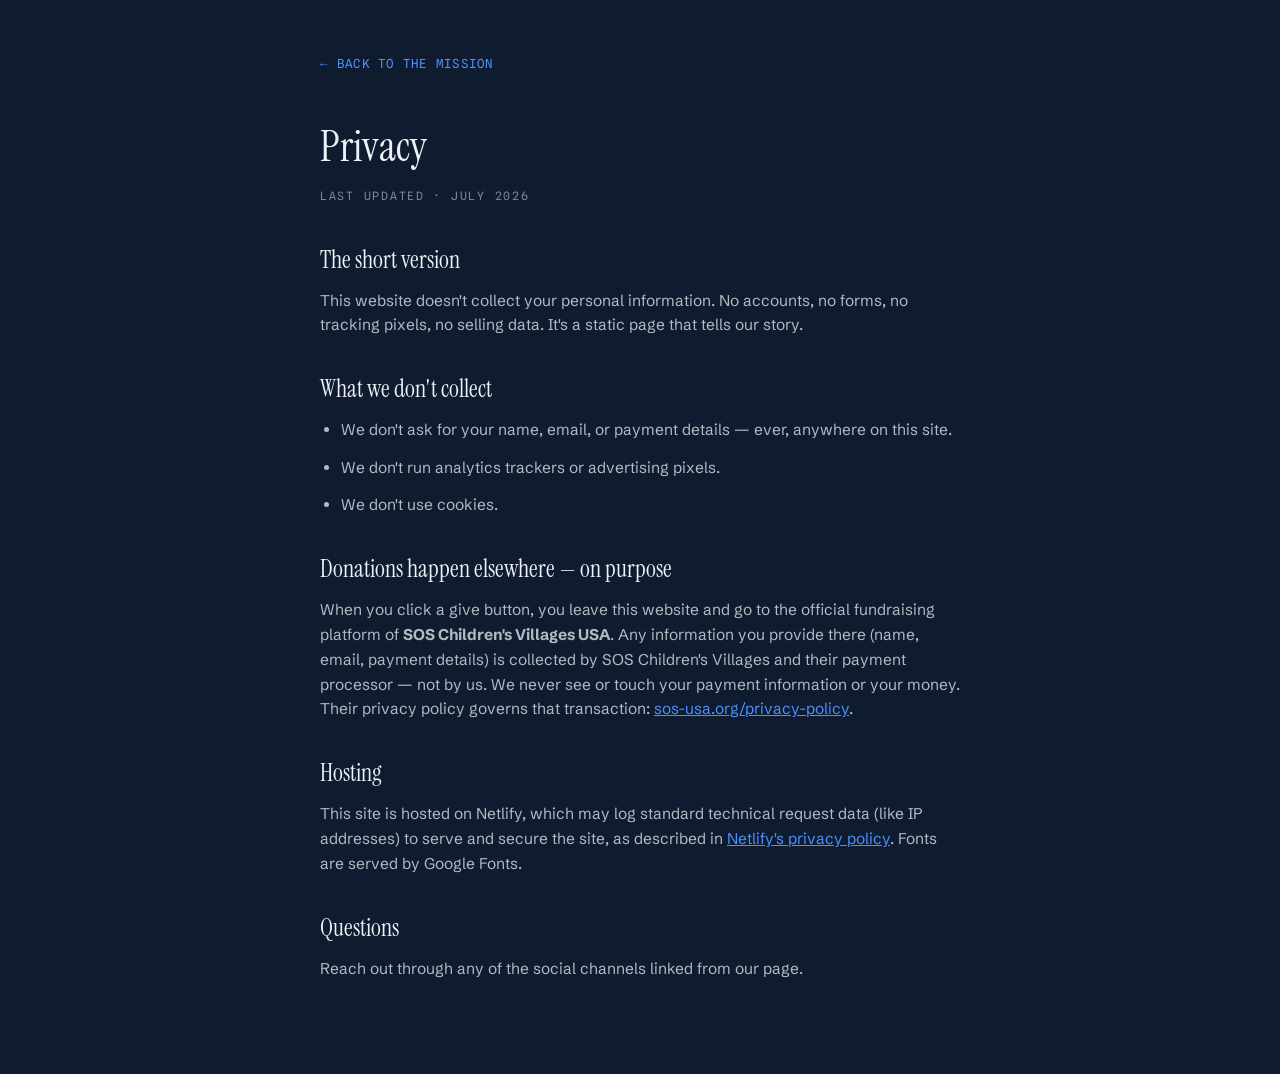
<file: privacy.html>
<!DOCTYPE html>
<html lang="en">
<head>
<meta charset="UTF-8">
<meta name="viewport" content="width=device-width, initial-scale=1.0">
<title>Privacy — The Parrish Foundation</title>
<meta name="robots" content="noindex">
<link rel="icon" href="data:image/svg+xml,<svg xmlns='http://www.w3.org/2000/svg' viewBox='0 0 100 100'><text y='.9em' font-size='90'>🤍</text></svg>">
<link rel="preconnect" href="https://fonts.googleapis.com">
<link rel="preconnect" href="https://fonts.gstatic.com" crossorigin>
<link href="https://fonts.googleapis.com/css2?family=Instrument+Serif&family=Schibsted+Grotesk:wght@400;500;700&family=Spline+Sans+Mono:wght@400;500&display=swap" rel="stylesheet">
<link rel="stylesheet" href="styles.css">
</head>
<body>
<main class="legal-page">
  <a class="back-home" href="index.html">← BACK TO THE MISSION</a>
  <h1>Privacy</h1>
  <p class="updated">LAST UPDATED · JULY 2026</p>

  <h2>The short version</h2>
  <p>This website doesn't collect your personal information. No accounts, no forms, no tracking pixels, no selling data. It's a static page that tells our story.</p>

  <h2>What we don't collect</h2>
  <ul>
    <li>We don't ask for your name, email, or payment details — ever, anywhere on this site.</li>
    <li>We don't run analytics trackers or advertising pixels.</li>
    <li>We don't use cookies.</li>
  </ul>

  <h2>Donations happen elsewhere — on purpose</h2>
  <p>When you click a give button, you leave this website and go to the official fundraising platform of <strong>SOS Children's Villages USA</strong>. Any information you provide there (name, email, payment details) is collected by SOS Children's Villages and their payment processor — not by us. We never see or touch your payment information or your money. Their privacy policy governs that transaction: <a href="https://www.sos-usa.org/privacy-policy" target="_blank" rel="noopener">sos-usa.org/privacy-policy</a>.</p>

  <h2>Hosting</h2>
  <p>This site is hosted on Netlify, which may log standard technical request data (like IP addresses) to serve and secure the site, as described in <a href="https://www.netlify.com/privacy/" target="_blank" rel="noopener">Netlify's privacy policy</a>. Fonts are served by Google Fonts.</p>

  <h2>Questions</h2>
  <p>Reach out through any of the social channels linked from our page.</p>
</main>
</body>
</html>
</file>
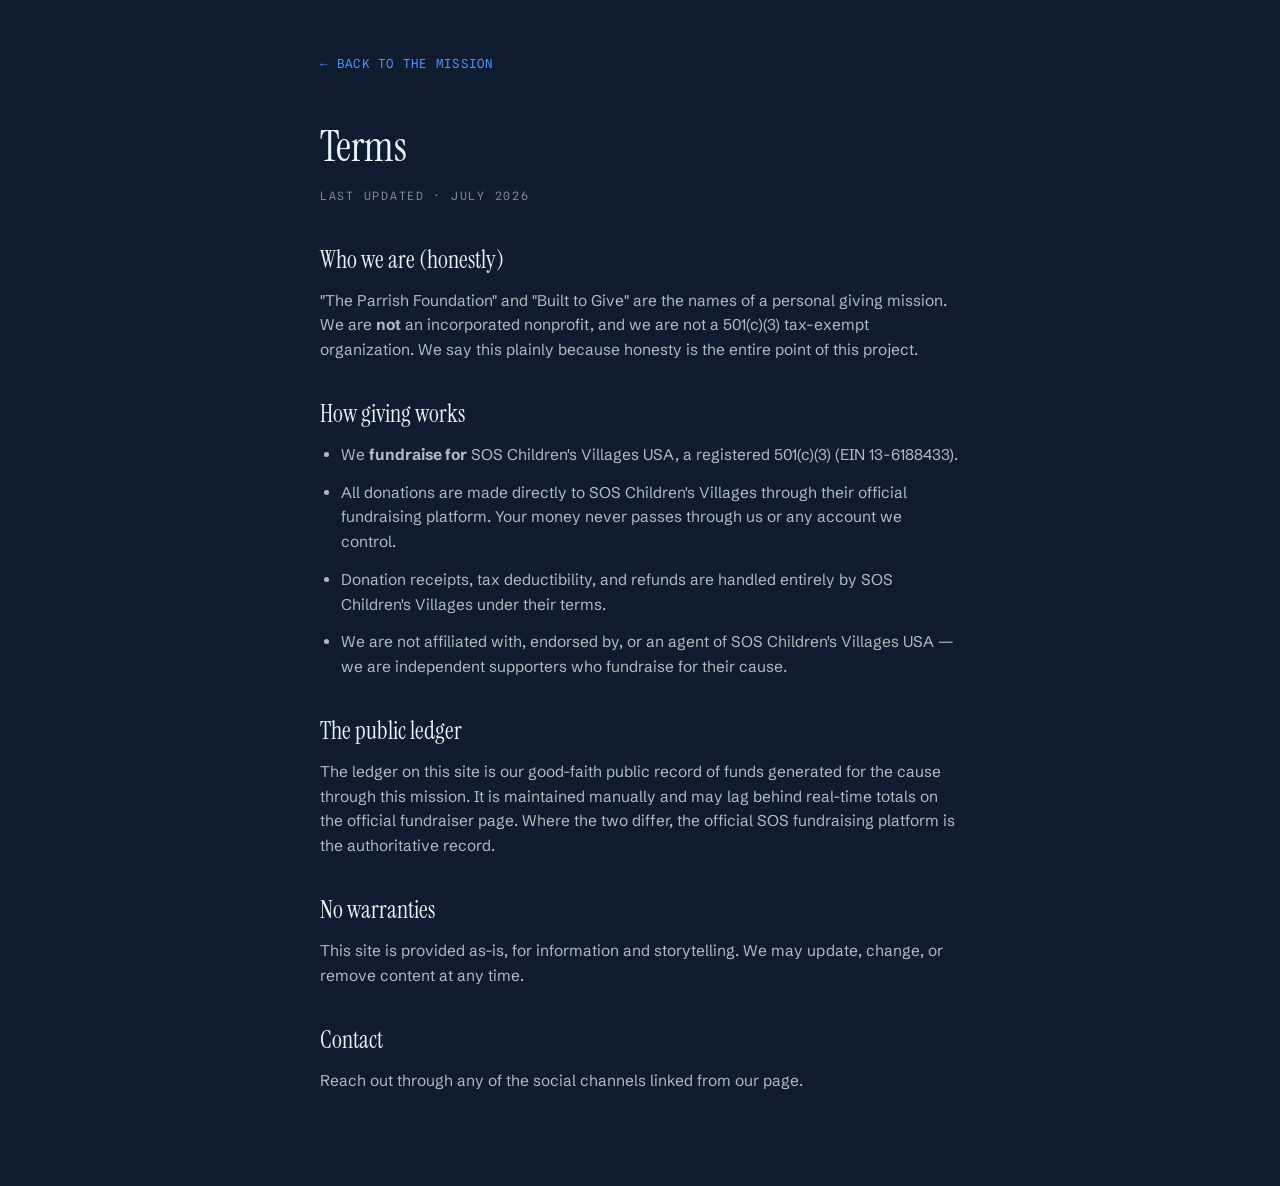
<file: terms.html>
<!DOCTYPE html>
<html lang="en">
<head>
<meta charset="UTF-8">
<meta name="viewport" content="width=device-width, initial-scale=1.0">
<title>Terms — The Parrish Foundation</title>
<meta name="robots" content="noindex">
<link rel="icon" href="data:image/svg+xml,<svg xmlns='http://www.w3.org/2000/svg' viewBox='0 0 100 100'><text y='.9em' font-size='90'>🤍</text></svg>">
<link rel="preconnect" href="https://fonts.googleapis.com">
<link rel="preconnect" href="https://fonts.gstatic.com" crossorigin>
<link href="https://fonts.googleapis.com/css2?family=Instrument+Serif&family=Schibsted+Grotesk:wght@400;500;700&family=Spline+Sans+Mono:wght@400;500&display=swap" rel="stylesheet">
<link rel="stylesheet" href="styles.css">
</head>
<body>
<main class="legal-page">
  <a class="back-home" href="index.html">← BACK TO THE MISSION</a>
  <h1>Terms</h1>
  <p class="updated">LAST UPDATED · JULY 2026</p>

  <h2>Who we are (honestly)</h2>
  <p>"The Parrish Foundation" and "Built to Give" are the names of a personal giving mission. We are <strong>not</strong> an incorporated nonprofit, and we are not a 501(c)(3) tax-exempt organization. We say this plainly because honesty is the entire point of this project.</p>

  <h2>How giving works</h2>
  <ul>
    <li>We <strong>fundraise for</strong> SOS Children's Villages USA, a registered 501(c)(3) (EIN 13-6188433).</li>
    <li>All donations are made directly to SOS Children's Villages through their official fundraising platform. Your money never passes through us or any account we control.</li>
    <li>Donation receipts, tax deductibility, and refunds are handled entirely by SOS Children's Villages under their terms.</li>
    <li>We are not affiliated with, endorsed by, or an agent of SOS Children's Villages USA — we are independent supporters who fundraise for their cause.</li>
  </ul>

  <h2>The public ledger</h2>
  <p>The ledger on this site is our good-faith public record of funds generated for the cause through this mission. It is maintained manually and may lag behind real-time totals on the official fundraiser page. Where the two differ, the official SOS fundraising platform is the authoritative record.</p>

  <h2>No warranties</h2>
  <p>This site is provided as-is, for information and storytelling. We may update, change, or remove content at any time.</p>

  <h2>Contact</h2>
  <p>Reach out through any of the social channels linked from our page.</p>
</main>
</body>
</html>
</file>
<file: styles.css>
/* ============================================================
   THE PARRISH FOUNDATION — BUILD TO GIVE
   Aesthetic: the open ledger — warm paper, ink, ruled lines,
   editorial serif manifesto voice, monospace money.
   ============================================================ */

:root {
  --paper: #f7f1e5;      /* light — used for text ON the dark video hero */
  --paper-deep: #efe6d3;
  --ink: #eef1f6;        /* primary text on the dark-blue pages */
  --ink-soft: rgba(238, 241, 246, 0.74);
  --ink-faint: rgba(238, 241, 246, 0.5);
  --rule: rgba(238, 241, 246, 0.16);
  --navy: #0f1b2e;       /* page background */
  --navy-2: #17263d;     /* raised panels / cards */
  --accent: #4d90ff;     /* vibrant blue, reads on navy */
  --green: #2f6fd6;      /* repurposed to blue — button/chip fills */
  --green-deep: #1f4f9e; /* darker blue — button borders/shadows */
  --amber: #d98a3d;
  --serif: "Instrument Serif", Georgia, serif;
  --sans: "Schibsted Grotesk", -apple-system, sans-serif;
  --mono: "Spline Sans Mono", "Courier New", monospace;
}

* { margin: 0; padding: 0; box-sizing: border-box; }

html {
  /* paging + easing are driven by site.js — one gesture glides one full page */
  scroll-behavior: auto;
  scroll-snap-type: none;
}

/* every .page is one full screen */
.page {
  min-height: 100vh;
  min-height: 100svh;
  display: flex;
  flex-direction: column;
  justify-content: flex-start;
  box-sizing: border-box;
}

body {
  background: var(--navy);
  color: var(--ink);
  font-family: var(--sans);
  font-size: 17px;
  line-height: 1.6;
  -webkit-font-smoothing: antialiased;
}

::selection { background: var(--accent); color: #0f1b2e; }

/* ---------- top bar ---------- */
.topbar {
  display: flex;
  justify-content: space-between;
  align-items: center;
  padding: 1.1rem clamp(1.2rem, 4vw, 3rem) 2rem;
  border: none;
  position: fixed;
  top: 0;
  left: 0;
  right: 0;
  /* navy feathering to transparent — blends into both the video and the pages */
  background: linear-gradient(
    to bottom,
    rgba(15, 27, 46, 0.95) 0%,
    rgba(15, 27, 46, 0.82) 45%,
    rgba(15, 27, 46, 0) 100%
  );
  z-index: 50;
}

.wordmark { text-decoration: none; color: #fff; line-height: 1.05; }
.wordmark-small {
  display: block;
  font-family: var(--mono);
  font-size: 0.62rem;
  letter-spacing: 0.18em;
  text-transform: uppercase;
  color: rgba(255, 255, 255, 0.85);
}
.wordmark-big {
  font-family: var(--serif);
  font-size: 1.35rem;
  letter-spacing: 0.04em;
}

.topnav { display: flex; align-items: center; gap: clamp(0.9rem, 2.5vw, 1.8rem); }
.topnav a {
  color: #fff;
  text-decoration: none;
  font-size: 0.85rem;
  font-weight: 500;
  letter-spacing: 0.02em;
}
.topnav a:hover { color: var(--accent); }

.btn-give {
  display: inline-flex;
  align-items: center;
  gap: 0.4em;
  background: transparent;
  color: #fff !important;
  border: 1.5px solid rgba(255, 255, 255, 0.7);
  font-family: var(--mono);
  padding: 0.45rem 0.95rem;
  border-radius: 2px;
  font-size: 0.8rem !important;
  letter-spacing: 0.05em;
  transition: background 0.2s, color 0.2s, border-color 0.2s, transform 0.2s;
}
.btn-give:hover { background: #fff; color: #14110c !important; border-color: #fff; transform: translateY(-1px); }
/* a touch thicker arrow, vertically centered with the text */
.give-arrow { -webkit-text-stroke: 0.7px currentColor; font-weight: 600; line-height: 1; display: inline-flex; align-items: center; }

/* never let the wordmark or a nav link break into two lines */
.wordmark-small,
.wordmark-big { white-space: nowrap; }
.topnav a { white-space: nowrap; }

/* mid widths: tighten the row so everything still fits on one line */
@media (max-width: 1020px) and (min-width: 761px) {
  .topnav { gap: 1rem; }
  .topnav a { font-size: 0.78rem; }
}

/* narrow screens: two rows — wordmark + Give on top (like desktop),
   the five nav links in their own row below. Whole links only, never
   stacked mid-word; scrolls sideways as a last resort on tiny screens */
@media (max-width: 760px) {
  .topbar {
    flex-direction: column;
    align-items: flex-start;
    gap: 0.8rem;
    padding-bottom: 1rem;
  }
  .topnav {
    width: 100%;
    justify-content: space-between;
    gap: 0.8rem;
    overflow-x: auto;
    scrollbar-width: none;
    -webkit-overflow-scrolling: touch;
  }
  .topnav::-webkit-scrollbar { display: none; }
  .topnav a { font-size: 0.63rem; }
  .topnav .btn-give {
    position: absolute;
    top: 1.1rem;
    right: 1.2rem;
    margin-left: 0;
  }
}

/* ---------- page 1 · home (full-screen video) ---------- */
.hero {
  position: relative;
  overflow: hidden;
  padding: clamp(5rem, 14vh, 8rem) clamp(1.2rem, 6vw, 5rem) clamp(3rem, 8vh, 5rem);
}

.hero-video,
.hero-loop {
  position: absolute;
  inset: 0;
  width: 100%;
  height: 100%;
  object-fit: cover;
}

/* the one-time intro sits underneath; it holds its last frame when it ends */
.hero-video { z-index: 0; }

/* the seamless boomerang idle loop fades in on top once the intro finishes */
.hero-loop {
  z-index: 1;
  opacity: 0;
  transition: opacity 1s ease-in-out;
}
.hero-loop.live { opacity: 1; }

@media (prefers-reduced-motion: reduce) {
  .hero-loop { transition: none; }
}

/* subtle bottom vignette only — lets the full animation show, keeps DONATE readable */
.hero-veil {
  position: absolute;
  inset: 0;
  z-index: 2;
  pointer-events: none;
  background: linear-gradient(
    to bottom,
    rgba(10, 14, 12, 0) 62%,
    rgba(10, 14, 12, 0.55) 100%
  );
}

/* the public ledger total — top-center of the home hero */
.hero-ledger {
  position: absolute;
  z-index: 3;
  left: 50%;
  top: clamp(5.5rem, 17vh, 9.5rem);
  transform: translateX(-50%);
  display: flex;
  flex-direction: column;
  align-items: center;
  gap: 0.5rem;
  text-align: center;
  text-decoration: none;
}

.hero-ledger-num {
  font-family: var(--mono);
  font-weight: 600;
  font-size: clamp(2.6rem, 7vw, 4.4rem);
  line-height: 1;
  letter-spacing: -0.01em;
  color: #fff;
  text-shadow: 0 2px 30px rgba(0, 0, 0, 0.4);
}
.hero-ledger-label {
  font-family: var(--mono);
  font-size: 0.66rem;
  letter-spacing: 0.28em;
  text-transform: uppercase;
  color: #fff;
}

/* progress toward the $1,000,000 goal */
.hero-goal { width: min(86vw, 400px); margin-top: 1.3rem; }
.hero-goal-track {
  height: 6px;
  background: rgba(255, 255, 255, 0.14);
  border-radius: 999px;
  overflow: hidden;
}
.hero-goal-fill {
  display: block;
  height: 100%;
  width: 0%;
  min-width: 6px;
  border-radius: 999px;
  background: linear-gradient(90deg, var(--accent), #9cc6ff);
  box-shadow: 0 0 14px rgba(77, 144, 255, 0.7);
  transition: width 1.3s cubic-bezier(0.2, 0.7, 0.2, 1);
}
.hero-goal-meta {
  display: flex;
  justify-content: space-between;
  margin-top: 0.6rem;
  font-family: var(--mono);
  font-size: 0.62rem;
  letter-spacing: 0.16em;
  text-transform: uppercase;
}
.hero-goal-pct { color: var(--accent); font-weight: 600; }
.hero-goal-target { color: rgba(255, 255, 255, 0.6); }

/* DONATE NOW — the single CTA, bottom-center */
.hero-donate {
  position: absolute;
  z-index: 3;
  left: 50%;
  bottom: clamp(2.2rem, 6vh, 4rem);
  transform: translateX(-50%);
  font-family: var(--mono);
  font-size: 0.82rem;
  letter-spacing: 0.28em;
  text-decoration: none;
  color: var(--paper);
  padding: 0.95rem 2.2rem;
  border: 1.5px solid rgba(247, 241, 229, 0.55);
  border-radius: 2px;
  background: rgba(10, 14, 12, 0.25);
  backdrop-filter: blur(2px);
  transition: background 0.25s, border-color 0.25s, transform 0.25s;
}
.hero-donate:hover {
  background: var(--green);
  border-color: var(--green);
  transform: translateX(-50%) translateY(-2px);
}

.hero-kicker {
  font-family: var(--mono);
  font-size: 0.72rem;
  letter-spacing: 0.22em;
  color: #e8c574;
  margin-bottom: 2.2rem;
}

.hero-line {
  font-family: var(--serif);
  font-weight: 400;
  font-size: clamp(2.8rem, 8.5vw, 6.2rem);
  line-height: 1.02;
  letter-spacing: -0.01em;
  color: var(--paper);
}
.hero-line.accent em { color: var(--accent); }

.hero-sub {
  max-width: 34rem;
  margin-top: 2rem;
  font-size: clamp(1rem, 1.6vw, 1.15rem);
  color: rgba(247, 241, 229, 0.82);
}
.hero-sub strong { color: var(--paper); }

.hero-ctas { display: flex; flex-wrap: wrap; gap: 1rem; margin-top: 2.4rem; }

/* on the video, the primary button flips to paper */
.hero .btn-primary {
  background: var(--paper);
  color: var(--green-deep);
  border-color: var(--paper);
  box-shadow: 3px 3px 0 rgba(0, 0, 0, 0.35);
}
.hero .btn-primary:hover { box-shadow: 5px 5px 0 rgba(0, 0, 0, 0.35); }
.hero .btn-ghost {
  color: var(--paper);
  border-color: rgba(247, 241, 229, 0.7);
}
.hero .btn-ghost:hover { background: rgba(247, 241, 229, 0.12); }

.scroll-hint {
  position: absolute;
  z-index: 3;
  left: 50%;
  transform: translateX(-50%);
  bottom: 1.4rem;
  text-align: center;
  font-family: var(--mono);
  font-size: 0.62rem;
  letter-spacing: 0.3em;
  line-height: 1.7;
  color: rgba(247, 241, 229, 0.8);
  text-decoration: none;
  animation: bob 2.2s ease-in-out infinite;
}
@keyframes bob {
  0%, 100% { transform: translateX(-50%) translateY(0); }
  50% { transform: translateX(-50%) translateY(6px); }
}

.btn-primary {
  display: inline-block;
  background: var(--green);
  color: var(--paper);
  text-decoration: none;
  font-weight: 700;
  font-size: 0.95rem;
  padding: 0.85rem 1.6rem;
  border-radius: 2px;
  border: 1.5px solid var(--green-deep);
  box-shadow: 3px 3px 0 var(--green-deep);
  transition: transform 0.15s, box-shadow 0.15s;
}
.btn-primary:hover { transform: translate(-1px, -1px); box-shadow: 5px 5px 0 var(--green-deep); }
.btn-primary:active { transform: translate(2px, 2px); box-shadow: 0 0 0 var(--green-deep); }
.btn-primary.big { font-size: 1.05rem; padding: 1rem 2rem; }

.btn-ghost {
  display: inline-block;
  color: var(--ink);
  text-decoration: none;
  font-weight: 500;
  font-size: 0.95rem;
  padding: 0.85rem 1.4rem;
  border: 1.5px solid var(--ink);
  border-radius: 2px;
  transition: background 0.2s;
}
.btn-ghost:hover { background: var(--paper-deep); }

/* ---------- section label ---------- */
.story-label {
  font-family: var(--mono);
  font-size: 0.72rem;
  letter-spacing: 0.22em;
  color: var(--ink-faint);
  margin-bottom: 2.5rem;
  display: flex;
  gap: 1.2rem;
  align-items: baseline;
}
.story-label .folio { color: var(--accent); font-weight: 600; }
.story-label.light { border-top-color: var(--rule); color: var(--paper-deep); }
.story-label.light .folio { color: var(--accent); }

/* ---------- story ---------- */
.story {
  padding: clamp(6rem, 8vh, 7rem) clamp(1.2rem, 6vw, 5rem) clamp(2rem, 5vh, 3rem);
  max-width: 1100px;
}

.story-body { max-width: 40rem; }

.story-lede {
  font-family: var(--serif);
  font-size: clamp(1.6rem, 3.4vw, 2.3rem);
  line-height: 1.2;
  margin-bottom: 1.6rem;
}
.story-lede em { color: var(--accent); }

.story-body p:not(.story-lede) {
  color: var(--ink-soft);
  margin-bottom: 1.2rem;
  font-size: 1.05rem;
}
.story-body strong { color: var(--ink); }

/* mini section headers within a long page */
.story-h {
  font-family: var(--mono) !important;
  font-size: 0.72rem !important;
  letter-spacing: 0.22em;
  text-transform: uppercase;
  color: var(--accent) !important;
  margin: 2.4rem 0 0.9rem !important;
}

/* the ultimate $1B goal */
.goal-billion {
  font-family: var(--mono) !important;
  font-weight: 600;
  font-size: clamp(2.3rem, 8vw, 4.6rem) !important;
  line-height: 1;
  letter-spacing: -0.02em;
  color: var(--accent) !important;
  margin: 0.6rem 0 1.3rem !important;
  text-shadow: 0 0 34px rgba(77, 144, 255, 0.4);
}

/* questions / FAQ accordion */
.faq { margin-top: 3rem; max-width: 40rem; }
.faq-title {
  font-family: var(--mono) !important;
  font-size: 0.72rem !important;
  letter-spacing: 0.22em;
  text-transform: uppercase;
  color: var(--ink-faint) !important;
  margin-bottom: 0.6rem !important;
}
.faq-item { border-top: 1px solid var(--rule); }
.faq-item:last-child { border-bottom: 1px solid var(--rule); }
.faq-item summary {
  cursor: pointer;
  list-style: none;
  padding: 1.15rem 2rem 1.15rem 0;
  font-family: var(--serif);
  font-size: 1.35rem;
  color: var(--ink);
  position: relative;
}
.faq-item summary::-webkit-details-marker { display: none; }
.faq-item summary::after {
  content: "+";
  position: absolute;
  right: 0;
  top: 50%;
  transform: translateY(-50%);
  color: var(--accent);
  font-family: var(--mono);
  font-size: 1.4rem;
}
.faq-item[open] summary::after { content: "\2013"; }
.faq-item summary:hover { color: var(--accent); }
.faq-item p {
  padding: 0 0 1.3rem !important;
  margin: 0 !important;
  color: var(--ink-soft) !important;
  font-size: 1rem !important;
  max-width: 36rem;
}

/* how it works — coming soon */
.coming { max-width: 44rem; }
.coming-badge {
  display: inline-block;
  font-family: var(--mono);
  font-size: 0.66rem;
  letter-spacing: 0.24em;
  text-transform: uppercase;
  color: var(--accent);
  border: 1px solid var(--accent);
  border-radius: 999px;
  padding: 0.4rem 0.9rem;
  margin-bottom: 1.6rem;
}
.coming-title {
  font-family: var(--serif);
  font-weight: 400;
  font-size: clamp(2.2rem, 6vw, 3.8rem);
  line-height: 1.05;
  color: var(--ink);
  margin-bottom: 1.5rem;
}
.coming-lead { font-size: 1.12rem; color: var(--ink); margin-bottom: 1.2rem; max-width: 38rem; }
.coming p { color: var(--ink-soft); margin-bottom: 1.2rem; font-size: 1.02rem; max-width: 38rem; }
.coming strong { color: var(--ink); }
.coming-goal {
  font-family: var(--serif);
  font-size: clamp(1.3rem, 3vw, 1.7rem) !important;
  color: var(--ink) !important;
  margin-top: 1.6rem !important;
}
.coming-goal strong { color: var(--accent) !important; }

/* ---------- how ---------- */
.how {
  padding: clamp(6rem, 8vh, 7rem) clamp(1.2rem, 6vw, 5rem) clamp(2rem, 5vh, 3rem);
  max-width: 1250px;
}

.how-grid {
  display: grid;
  grid-template-columns: repeat(auto-fit, minmax(240px, 1fr));
  border: 1px solid var(--rule);
  background: var(--rule);
  gap: 1px;
}

.how-card {
  background: var(--navy-2);
  padding: 2rem 1.6rem 2.2rem;
  position: relative;
}
.how-card:hover { background: #1d3050; }

.how-num {
  font-family: var(--mono);
  font-size: 0.8rem;
  color: var(--paper);
  background: var(--green);
  width: 1.7rem;
  height: 1.7rem;
  display: inline-flex;
  align-items: center;
  justify-content: center;
  border-radius: 50%;
  margin-bottom: 1.1rem;
}

.how-card h3 {
  font-family: var(--serif);
  font-weight: 400;
  font-size: 1.55rem;
  margin-bottom: 0.7rem;
}

.how-card p { color: var(--ink-soft); font-size: 0.95rem; }
.how-card strong { color: var(--ink); }

.how-honest {
  margin-top: 1.8rem;
  padding: 1.1rem 1.3rem;
  border-left: 3px solid var(--amber);
  background: rgba(255, 255, 255, 0.045);
  color: var(--ink-soft);
  font-size: 0.9rem;
  max-width: 52rem;
}
.how-honest strong { color: var(--ink); }

/* ---------- ledger (the dark heart of the site) ---------- */
.ledger {
  background: var(--ink);
  color: var(--paper);
  /* ruled ledger lines */
  background-image: repeating-linear-gradient(
    to bottom,
    transparent 0 38px,
    rgba(247, 241, 229, 0.05) 38px 39px
  );
}

.ledger-inner {
  max-width: 1100px;
  width: 100%;
  margin: 0 auto;
  padding: clamp(4rem, 9vh, 5rem) clamp(1.2rem, 6vw, 5rem) clamp(2rem, 5vh, 3rem);
}

.ledger-kicker {
  font-family: var(--mono);
  font-size: 0.72rem;
  letter-spacing: 0.24em;
  color: var(--accent);
}

.ledger-total {
  font-family: var(--mono);
  font-weight: 600;
  font-size: clamp(4rem, 14vw, 9rem);
  line-height: 1.05;
  letter-spacing: -0.02em;
  color: var(--paper);
  text-shadow: 0 0 60px rgba(127, 201, 164, 0.25);
}

.ledger-vow {
  max-width: 30rem;
  color: #b5ab97;
  font-size: 0.98rem;
  margin-top: 1rem;
}

.ledger-table-wrap { overflow-x: auto; margin-top: 2.5rem; }

.ledger-table {
  width: 100%;
  border-collapse: collapse;
  font-family: var(--mono);
  font-size: 0.85rem;
}

.ledger-table th {
  text-align: left;
  font-weight: 500;
  font-size: 0.68rem;
  letter-spacing: 0.18em;
  color: var(--accent);
  padding: 0.7rem 0.9rem;
  border-bottom: 1px solid rgba(247, 241, 229, 0.25);
}

.ledger-table td {
  padding: 0.7rem 0.9rem;
  border-bottom: 1px solid rgba(247, 241, 229, 0.12);
  color: var(--paper);
}

.ledger-table .num, .ledger-table td.num { text-align: right; }

.ledger-table .empty td {
  color: #b5ab97;
  font-style: italic;
  padding: 1.4rem 0.9rem;
}

/* ---------- charity ---------- */
.charity {
  padding: clamp(6rem, 8vh, 7rem) clamp(1.2rem, 6vw, 5rem) clamp(2rem, 5vh, 3rem);
  max-width: 1100px;
}

.charity-body { max-width: 44rem; }

.charity-name {
  font-family: var(--serif);
  font-weight: 400;
  font-size: clamp(2.2rem, 5.5vw, 3.6rem);
  line-height: 1.05;
  margin-bottom: 1.2rem;
}
.charity-name span { color: var(--accent); font-style: italic; }

.charity-why { color: var(--ink-soft); font-size: 1.08rem; margin-bottom: 1.6rem; }
.charity-why strong { color: var(--ink); }

.charity-facts {
  list-style: none;
  font-family: var(--mono);
  font-size: 0.86rem;
  margin-bottom: 2.2rem;
}
.charity-facts li {
  padding: 0.55rem 0;
  border-bottom: 1px dashed var(--rule);
  color: var(--ink-soft);
}
.fact-check { color: var(--accent); font-weight: 600; margin-right: 0.6rem; }

/* ---------- contact ---------- */
.contact-body {
  max-width: 44rem;
  display: flex;
  flex-direction: column;
  align-items: flex-start;
}

.contact-title {
  font-family: var(--serif);
  font-weight: 400;
  font-size: clamp(2.4rem, 6vw, 4rem);
  line-height: 1.05;
  margin-bottom: 1rem;
}

.contact-sub {
  color: var(--ink-soft);
  font-size: 1.08rem;
  max-width: 30rem;
  margin-bottom: 2.2rem;
}

.contact-email {
  display: block;
  font-family: var(--mono);
  font-size: clamp(1rem, 2.6vw, 1.5rem);
  letter-spacing: 0.02em;
  color: var(--accent);
  text-decoration: none;
  margin-bottom: 2.2rem;
  word-break: break-all;
}
.contact-email:hover { text-decoration: underline; }

.contact-btn { text-decoration: none; align-self: flex-start; }

/* ---------- footer ---------- */
.foot {
  border: none;
  padding: 3rem clamp(1.2rem, 6vw, 5rem) 3.5rem;
  text-align: center;
  align-items: center;
  justify-content: center;
}

.foot-mark {
  font-family: var(--serif);
  font-size: clamp(1.8rem, 5vw, 2.8rem);
  letter-spacing: 0.08em;
  margin-bottom: 0.8rem;
}

.foot-line { color: var(--ink-soft); font-size: 0.92rem; max-width: 34rem; margin: 0 auto 1.4rem; }

/* executive board */
.board { margin: 0.4rem auto 2rem; }
.board-label {
  font-family: var(--mono);
  font-size: 0.66rem;
  letter-spacing: 0.2em;
  text-transform: uppercase;
  color: var(--ink-faint);
  margin-bottom: 1rem;
}
.board-founder {
  font-family: var(--serif);
  font-size: 1.5rem;
  color: var(--ink);
  margin-top: 1.6rem;
}
.board-founder strong { font-weight: 400; color: var(--accent); }
.board-list {
  list-style: none;
  display: inline-block;
  text-align: left;
}
.board-list li {
  font-family: var(--mono);
  font-size: 0.95rem;
  letter-spacing: 0.02em;
  color: var(--ink);
  padding-left: 1.1rem;
  position: relative;
  margin-bottom: 0.55rem;
}
.board-list li:last-child { margin-bottom: 0; }
.board-list li::before {
  content: "";
  position: absolute;
  left: 0;
  top: 0.55em;
  width: 5px;
  height: 5px;
  border-radius: 50%;
  background: var(--accent);
}

.foot-nav { font-size: 0.85rem; display: flex; justify-content: center; gap: 0.7rem; margin-bottom: 1.6rem; }
.foot-nav a { color: var(--ink); }
.foot-nav span { color: var(--ink-faint); }

.foot-legal {
  color: var(--ink-faint);
  font-size: 0.72rem;
  max-width: 40rem;
  margin: 0 auto;
  line-height: 1.5;
}

/* ---------- legal pages ---------- */
.legal-page {
  max-width: 44rem;
  margin: 0 auto;
  padding: 3rem clamp(1.2rem, 5vw, 2rem) 5rem;
}
.legal-page h1 { font-family: var(--serif); font-weight: 400; font-size: 2.6rem; margin-bottom: 0.4rem; }
.legal-page .updated { font-family: var(--mono); font-size: 0.72rem; letter-spacing: 0.15em; color: var(--ink-faint); margin-bottom: 2.2rem; }
.legal-page h2 { font-family: var(--serif); font-weight: 400; font-size: 1.5rem; margin: 2rem 0 0.6rem; }
.legal-page p, .legal-page li { color: var(--ink-soft); font-size: 0.97rem; margin-bottom: 0.8rem; }
.legal-page ul { padding-left: 1.3rem; }
.legal-page a { color: var(--accent); }
.back-home { font-family: var(--mono); font-size: 0.78rem; letter-spacing: 0.1em; text-decoration: none; color: var(--accent); display: inline-block; margin-bottom: 2.5rem; }

/* ---------- reveal animations ---------- */
.reveal {
  opacity: 0;
  transform: translateY(18px);
  animation: rise 0.7s cubic-bezier(0.2, 0.7, 0.2, 1) forwards;
}
.reveal.d1 { animation-delay: 0.12s; }
.reveal.d2 { animation-delay: 0.24s; }
.reveal.d3 { animation-delay: 0.4s; }
.reveal.d4 { animation-delay: 0.55s; }
.reveal.d5 { animation-delay: 0.7s; }

@keyframes rise {
  to { opacity: 1; transform: translateY(0); }
}

/* scroll-reveal below the fold: paused until .in-view */
section:not(.hero) .reveal { animation-play-state: paused; }
section:not(.hero) .reveal.in-view { animation-play-state: running; }

@media (prefers-reduced-motion: reduce) {
  .reveal { animation: none; opacity: 1; transform: none; }
  html { scroll-behavior: auto; }
}

/* on desktop the wrapper is layout-invisible — the two videos behave as
   direct children of .hero, exactly as before */
.hero-films { display: contents; }

/* ---------- mobile (phones) — same design, fitted to a narrow screen ---------- */
@media (max-width: 640px) {
  /* same order as desktop: counter on top, animation below it, CTA at the
     bottom — laid out in flow so nothing can overlap on any screen size */
  .hero {
    display: flex;
    flex-direction: column;
    align-items: center;
    padding-top: 8.5rem;
  }

  .hero-ledger {
    position: static;
    left: auto;
    top: auto;
    transform: none;
    margin-top: 1.6rem;
    order: 1;
  }
  .hero-films { order: 2; }
  .hero-donate { order: 3; }

  /* the full 16:9 frame, faded into the navy at its edges — no hard seam,
     no cover-cropping the title to an unreadable slice */
  .hero-films {
    display: block;
    position: relative;
    width: 100vw;
    aspect-ratio: 16 / 9;
    margin-top: 2.6rem;
  }
  .hero-video,
  .hero-loop {
    position: absolute;
    inset: 0;
    width: 100%;
    height: 100%;
    object-fit: cover;
    -webkit-mask-image: linear-gradient(to bottom, transparent 0%, black 16%, black 78%, transparent 100%);
    mask-image: linear-gradient(to bottom, transparent 0%, black 16%, black 78%, transparent 100%);
  }

  .hero-donate {
    position: static;
    left: auto;
    bottom: auto;
    transform: none;
    margin-top: auto;
    margin-bottom: 0.8rem;
    white-space: nowrap;
    letter-spacing: 0.22em;
    padding: 0.9rem 1.7rem;
  }
  .hero-donate:hover { transform: translateY(-2px); }
}
</file>
